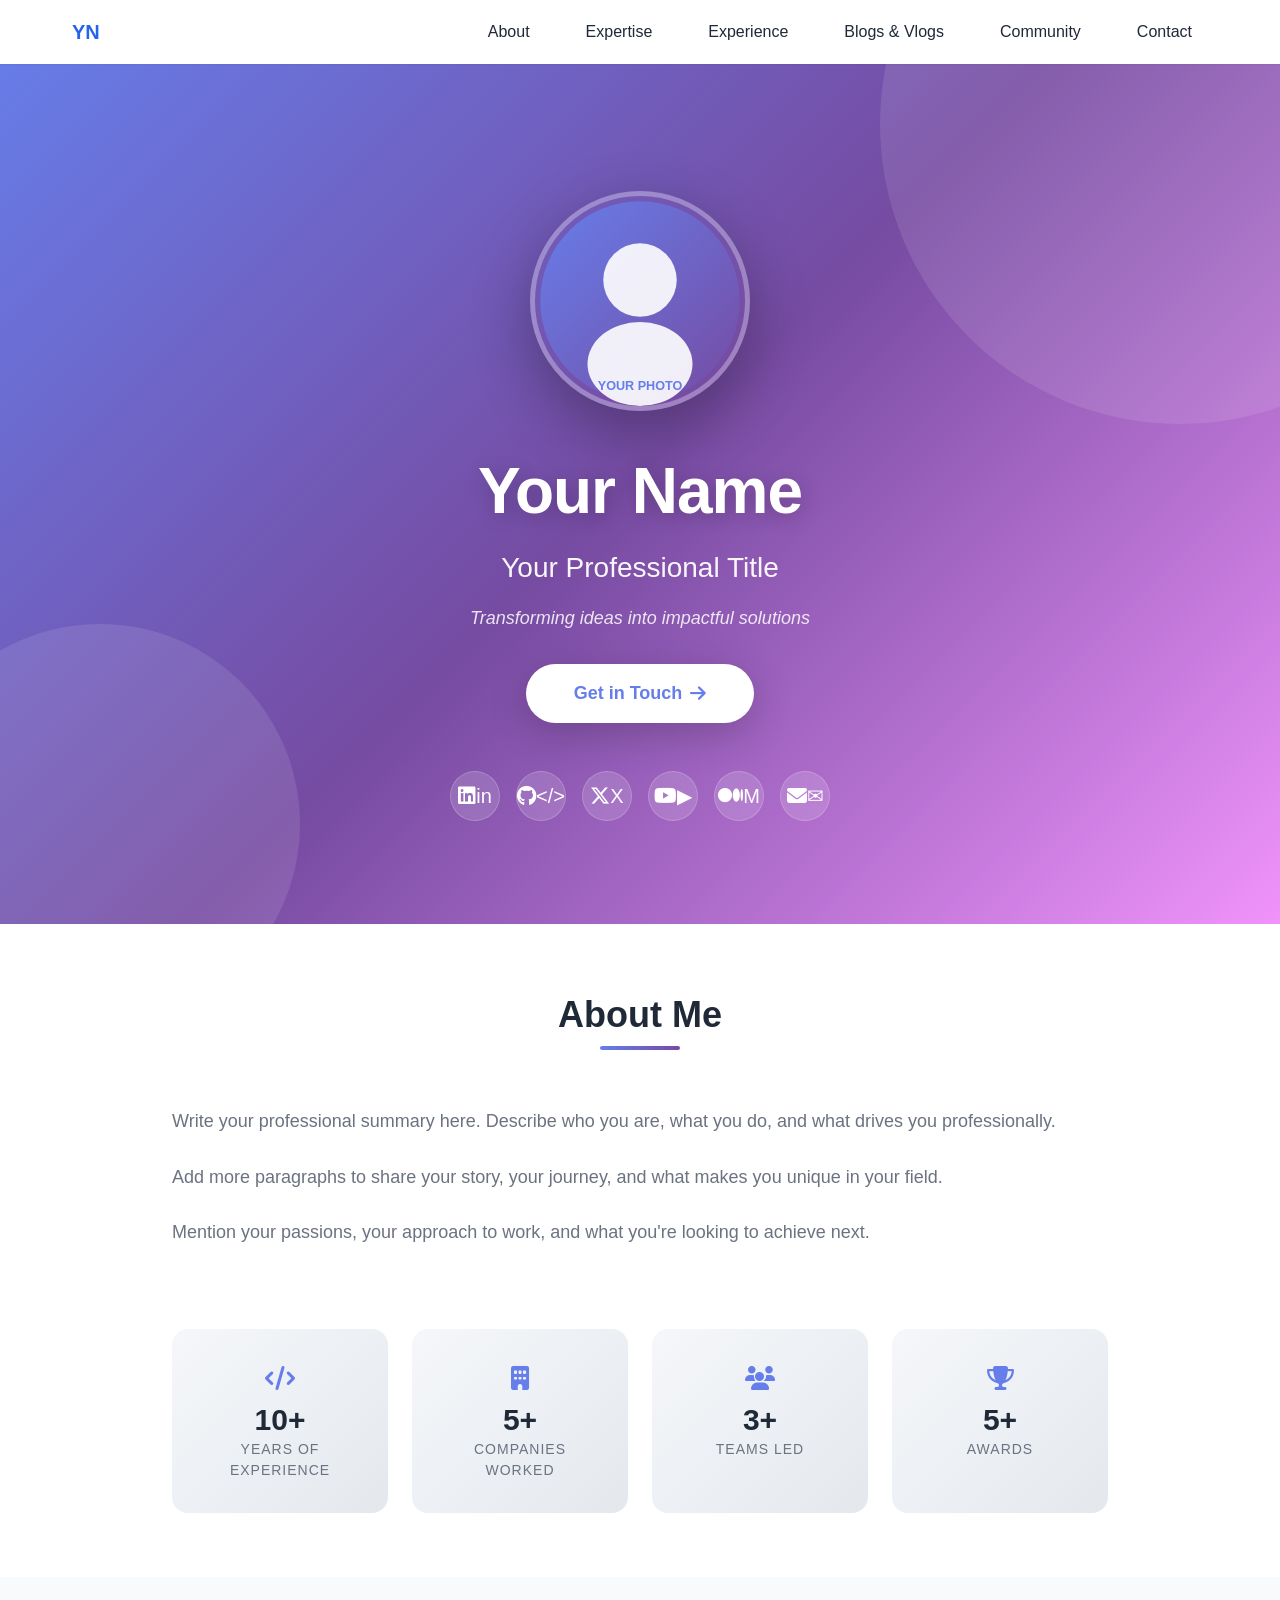
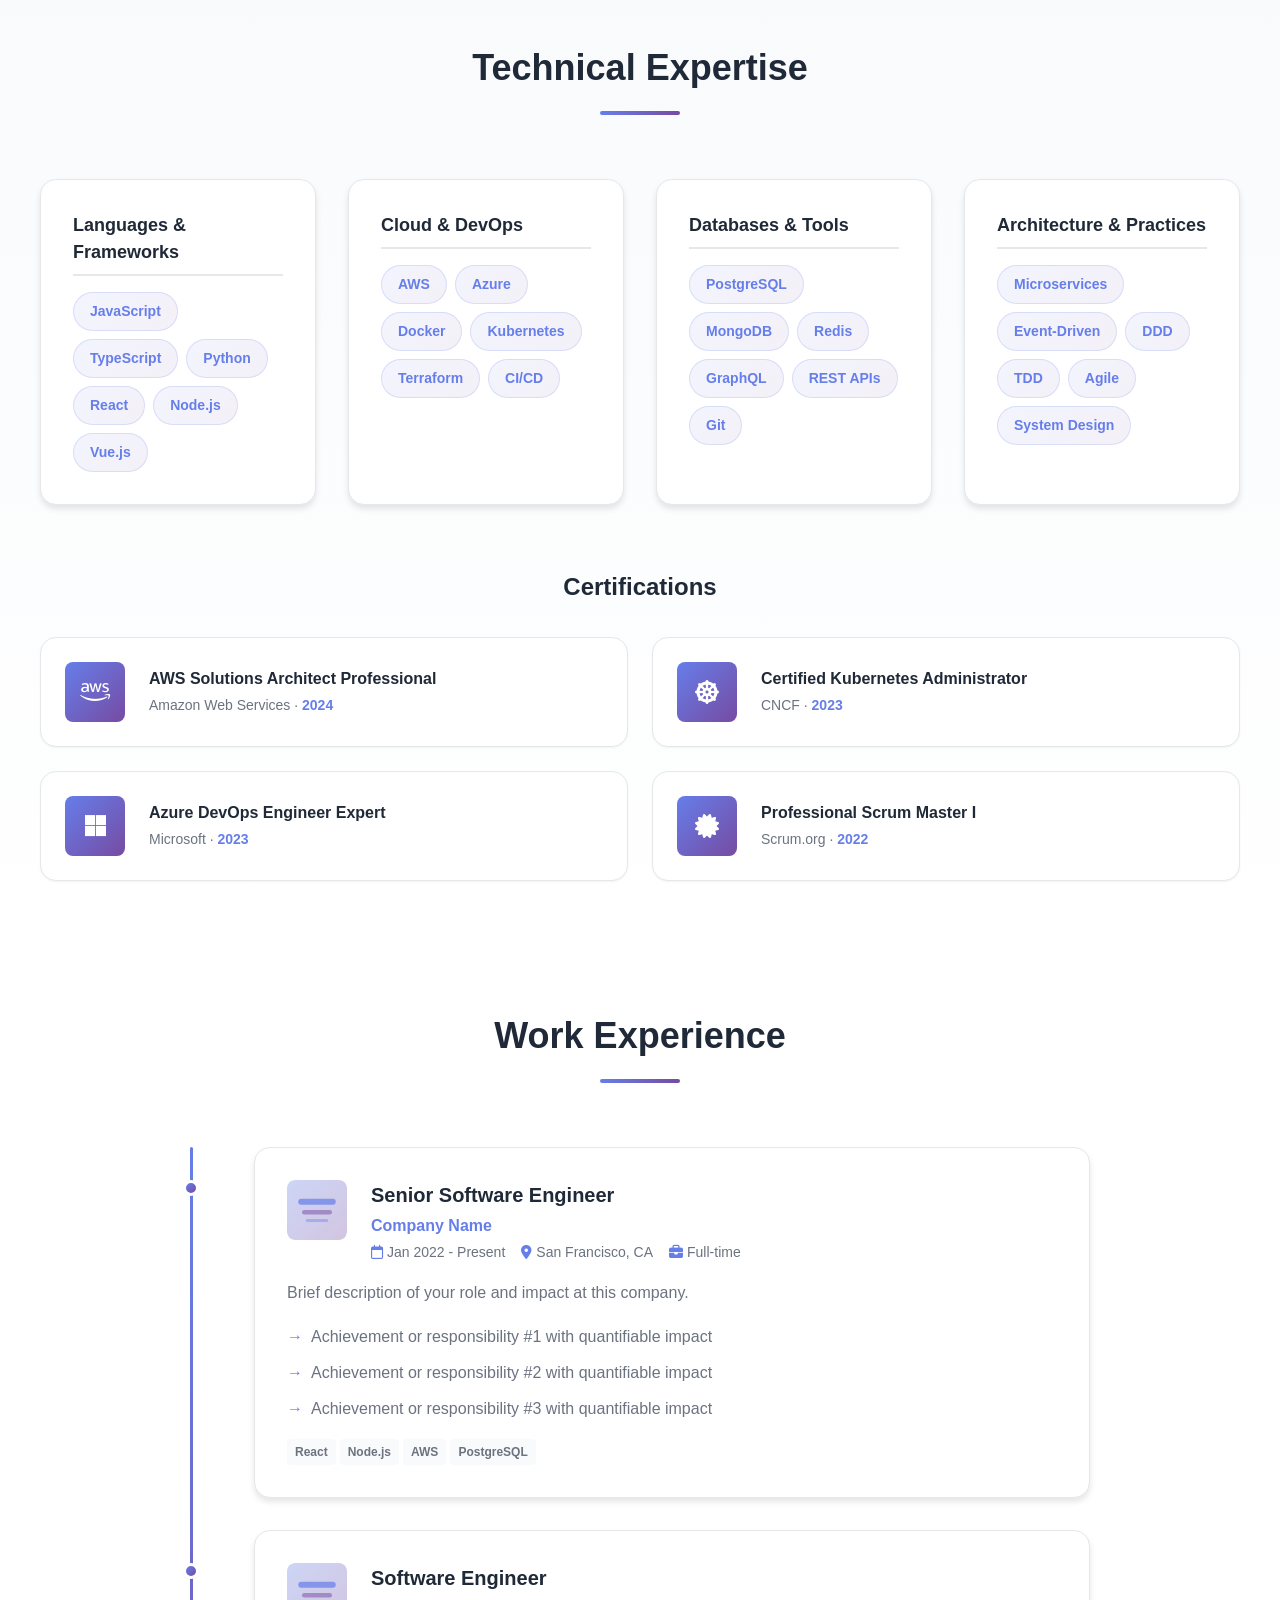
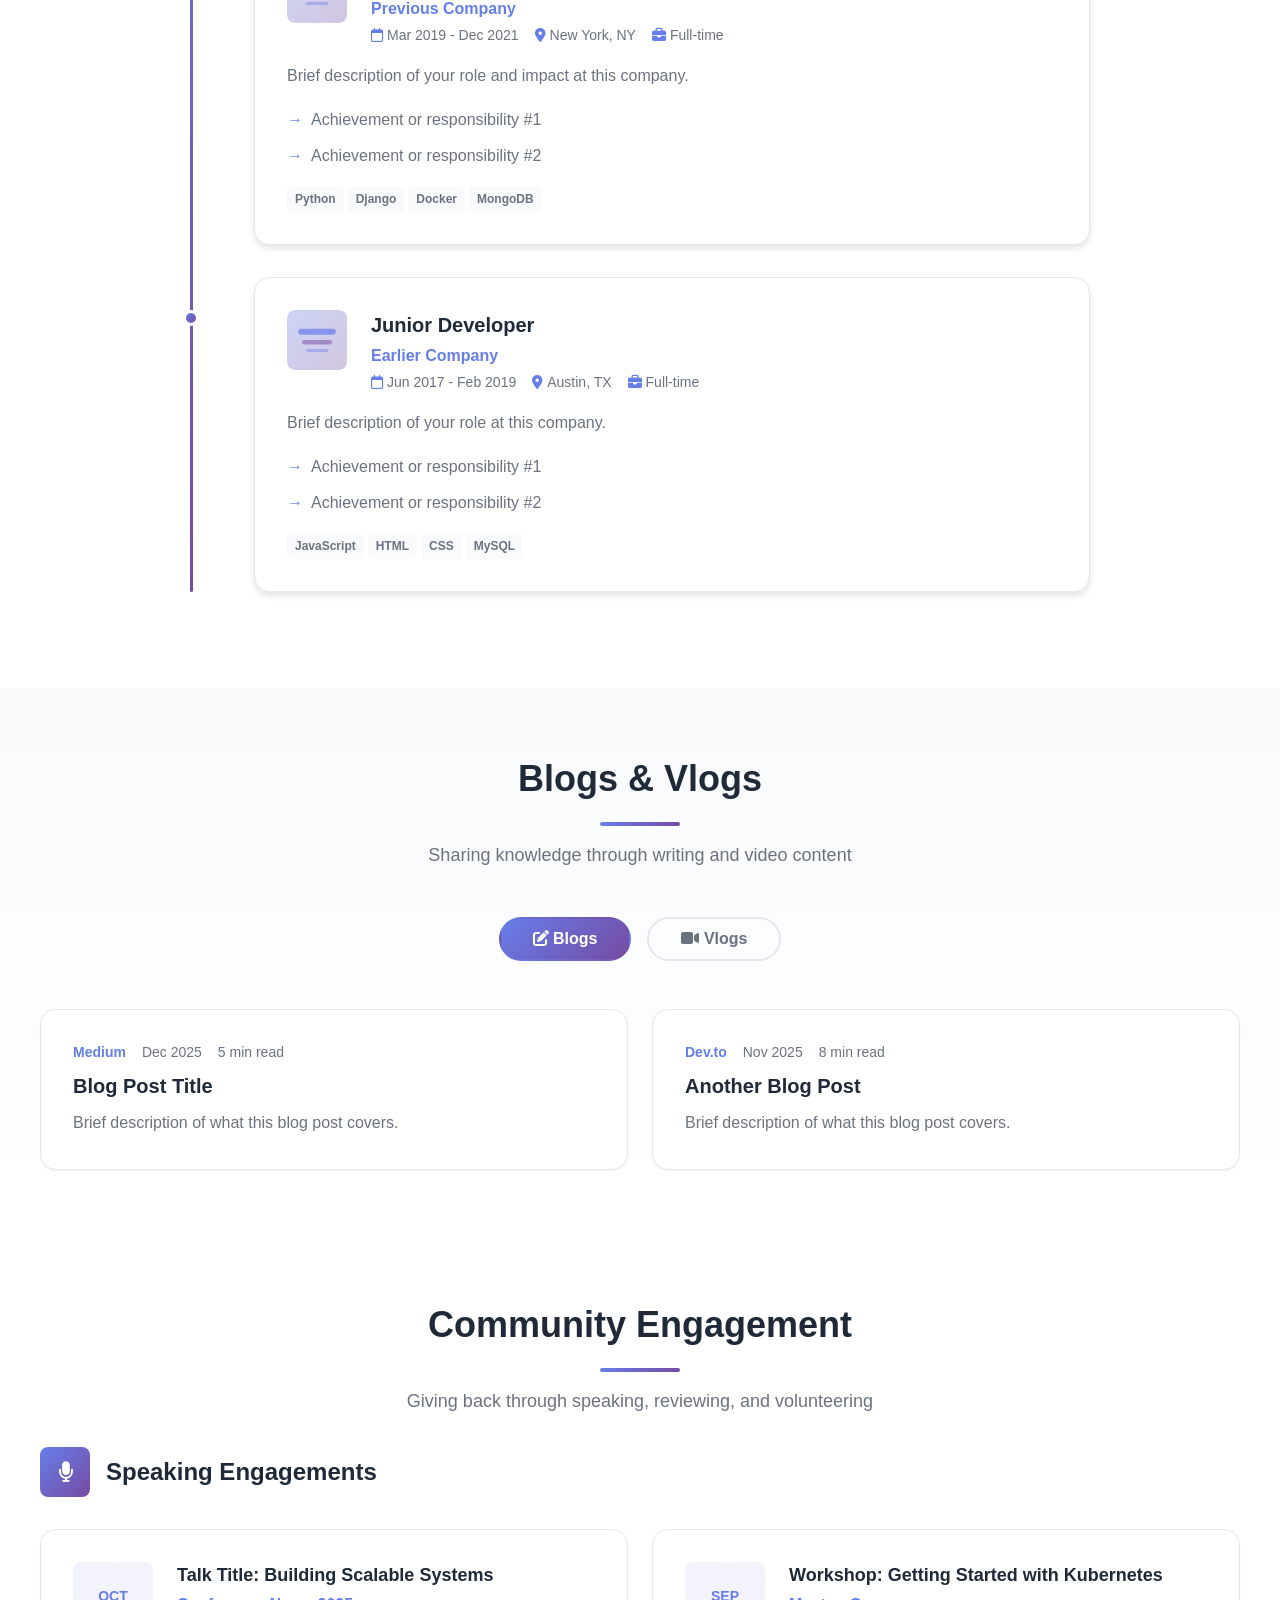
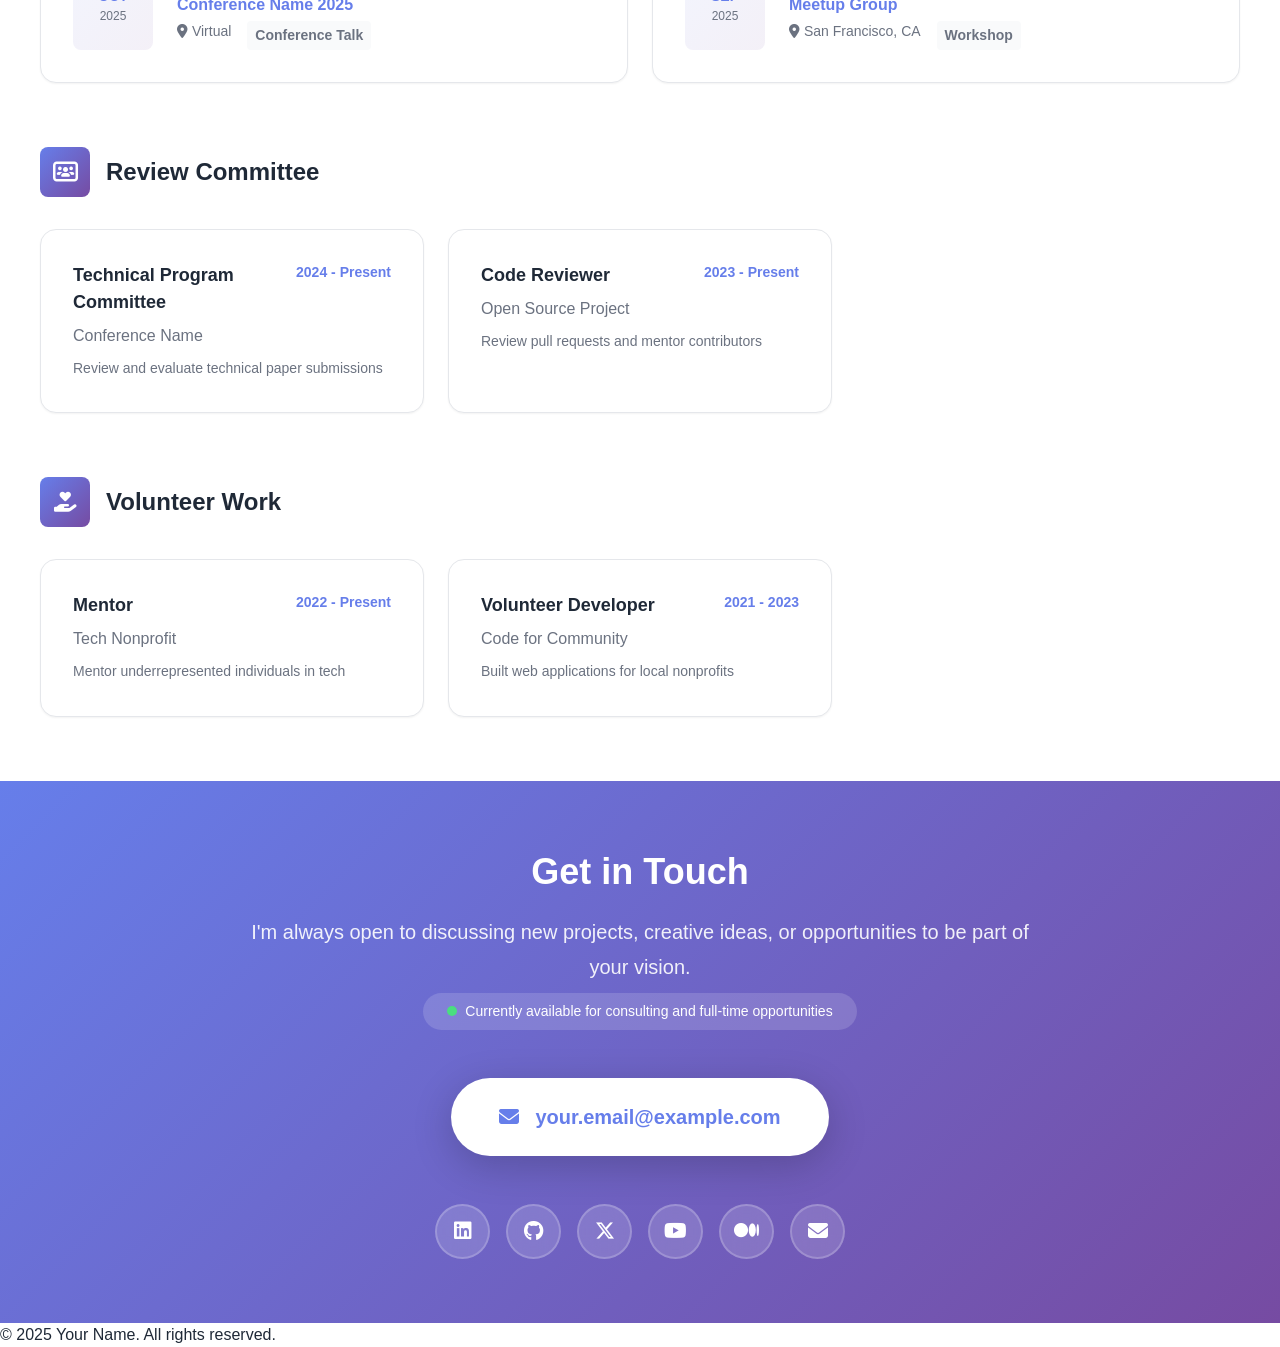
<file: src/index.html>
<!DOCTYPE html>
<html lang="en">
<head>
  <meta charset="UTF-8">
  <meta name="viewport" content="width=device-width, initial-scale=1.0">
  
  <!-- SEO Meta Tags -->
  <title>Your Name | Professional Portfolio</title>
  <meta name="description" content="A professional portfolio showcasing skills, experience, and community engagement.">
  <link rel="canonical" href="#">
  
  <!-- Favicon -->
  <link rel="icon" type="image/svg+xml" href="assets/images/favicon.svg">
  
  <!-- Open Graph -->
  <meta property="og:type" content="website">
  <meta property="og:title" content="Your Name | Professional Portfolio">
  <meta property="og:description" content="A professional portfolio showcasing skills, experience, and community engagement.">
  
  <!-- FontAwesome CDN -->
  <link rel="stylesheet" href="https://cdnjs.cloudflare.com/ajax/libs/font-awesome/6.5.1/css/all.min.css" 
        integrity="sha512-DTOQO9RWCH3ppGqcWaEA1BIZOC6xxalwEsw9c2QQeAIftl+Vegovlnee1c9QX4TctnWMn13TZye+giMm8e2LwA==" 
        crossorigin="anonymous" referrerpolicy="no-referrer">
  
  <!-- Base CSS -->
  <link rel="stylesheet" href="css/variables.css">
  <link rel="stylesheet" href="css/reset.css">
  <link rel="stylesheet" href="css/layout.css">
  <link rel="stylesheet" href="css/navigation.css">
  
  <!-- Section CSS (modular - each section in separate file) -->
  <link rel="stylesheet" href="css/sections/hero.css">
  <link rel="stylesheet" href="css/sections/about.css">
  <link rel="stylesheet" href="css/sections/expertise.css">
  <link rel="stylesheet" href="css/sections/experience.css">
  <link rel="stylesheet" href="css/sections/content.css">
  <link rel="stylesheet" href="css/sections/community.css">
  <link rel="stylesheet" href="css/sections/contact.css">
</head>
<body>
  <!-- Skip to main content link (accessibility) -->
  <a href="#hero" class="skip-link">Skip to main content</a>

  <!-- Header with Navigation -->
  <header class="site-header">
    <nav class="nav" aria-label="Main navigation">
      <a href="#hero" class="nav__logo">YN</a>
      
      <button class="nav__toggle" aria-expanded="false" aria-controls="nav-menu" aria-label="Toggle menu">
        <i class="fa-solid fa-bars" aria-hidden="true"></i>
        <span class="nav__toggle-fallback">☰</span>
      </button>
      
      <ul id="nav-menu" class="nav__menu">
        <li><a href="#about" class="nav__link">About</a></li>
        <li><a href="#expertise" class="nav__link">Expertise</a></li>
        <li><a href="#experience" class="nav__link">Experience</a></li>
        <li><a href="#content" class="nav__link">Blogs & Vlogs</a></li>
        <li><a href="#community" class="nav__link">Community</a></li>
        <li><a href="#contact" class="nav__link">Contact</a></li>
      </ul>
    </nav>
  </header>

  <!-- Main Content -->
  <main>
    <!-- Hero Section (rendered by js/sections/hero.js) -->
    <section id="hero" class="hero">
      <!-- Content dynamically rendered -->
    </section>

    <!-- About Section (rendered by js/sections/about.js) -->
    <section id="about" class="about">
      <!-- Content dynamically rendered -->
    </section>

    <!-- Technical Expertise & Certifications (rendered by js/sections/expertise.js) -->
    <section id="expertise" class="expertise">
      <!-- Content dynamically rendered -->
    </section>

    <!-- Work Experience (rendered by js/sections/experience.js) -->
    <section id="experience" class="experience">
      <!-- Content dynamically rendered -->
    </section>

    <!-- Blogs & Vlogs (rendered by js/sections/content.js) -->
    <section id="content" class="content">
      <!-- Content dynamically rendered -->
    </section>

    <!-- Community Engagement (rendered by js/sections/community.js) -->
    <section id="community" class="community">
      <!-- Content dynamically rendered -->
    </section>

    <!-- Contact Section (rendered by js/sections/contact.js) -->
    <section id="contact" class="contact">
      <!-- Content dynamically rendered -->
    </section>
  </main>

  <!-- Footer -->
  <footer class="site-footer">
    <p>&copy; 2025 Your Name. All rights reserved.</p>
  </footer>

  <!-- JavaScript (ES Modules) -->
  <script type="module" src="js/main.js"></script>
</body>
</html>
</file>
<file: src/css/variables.css>
/**
 * CSS Custom Properties (Variables)
 * Defines all design tokens used throughout the project
 */

:root {
  /* Colors - Primary palette */
  --color-primary: #2563eb;
  --color-primary-dark: #1d4ed8;
  --color-secondary: #1e40af;
  --color-accent: #3b82f6;
  
  /* Colors - Text */
  --color-text: #1f2937;
  --color-text-light: #6b7280;
  --color-text-inverse: #ffffff;
  
  /* Colors - Background & Surface */
  --color-background: #ffffff;
  --color-surface: #f9fafb;
  --color-surface-alt: #f3f4f6;
  --color-border: #e5e7eb;
  
  /* Colors - Star ratings */
  --color-star-filled: #fbbf24;
  --color-star-empty: #d1d5db;
  
  /* Typography - Font families (system fonts for performance) */
  --font-family-base: -apple-system, BlinkMacSystemFont, 'Segoe UI', Roboto, Oxygen, Ubuntu, Cantarell, sans-serif;
  --font-family-heading: var(--font-family-base);
  
  /* Typography - Font sizes */
  --font-size-xs: 0.75rem;    /* 12px */
  --font-size-sm: 0.875rem;   /* 14px */
  --font-size-base: 1rem;     /* 16px */
  --font-size-lg: 1.125rem;   /* 18px */
  --font-size-xl: 1.25rem;    /* 20px */
  --font-size-2xl: 1.5rem;    /* 24px */
  --font-size-3xl: 1.875rem;  /* 30px */
  --font-size-4xl: 2.25rem;   /* 36px */
  --font-size-5xl: 3rem;      /* 48px */
  
  /* Typography - Line heights */
  --line-height-tight: 1.25;
  --line-height-base: 1.5;
  --line-height-relaxed: 1.75;
  
  /* Spacing scale */
  --spacing-xs: 0.25rem;   /* 4px */
  --spacing-sm: 0.5rem;    /* 8px */
  --spacing-md: 1rem;      /* 16px */
  --spacing-lg: 1.5rem;    /* 24px */
  --spacing-xl: 2rem;      /* 32px */
  --spacing-2xl: 3rem;     /* 48px */
  --spacing-3xl: 4rem;     /* 64px */
  
  /* Layout */
  --max-width-content: 1200px;
  --nav-height: 64px;
  
  /* Borders & Corners */
  --border-radius-sm: 0.25rem;
  --border-radius-md: 0.5rem;
  --border-radius-lg: 1rem;
  --border-radius-full: 9999px;
  
  /* Shadows */
  --shadow-sm: 0 1px 2px rgba(0, 0, 0, 0.05);
  --shadow-md: 0 4px 6px rgba(0, 0, 0, 0.1);
  --shadow-lg: 0 10px 15px rgba(0, 0, 0, 0.1);
  
  /* Transitions */
  --transition-fast: 150ms ease;
  --transition-base: 300ms ease;
}
</file>
<file: src/css/layout.css>
/**
 * Layout Utilities
 * Grid, flexbox, containers, and responsive breakpoints
 */

/* Smooth scrolling */
html {
  scroll-behavior: smooth;
}

/* Main content wrapper */
main {
  min-height: 100vh;
}

/* Container - centered max-width wrapper */
.container {
  width: 100%;
  max-width: var(--max-width-content);
  margin-left: auto;
  margin-right: auto;
  padding-left: var(--spacing-md);
  padding-right: var(--spacing-md);
}

/* Section - full-width content block */
.section {
  padding-top: var(--spacing-3xl);
  padding-bottom: var(--spacing-3xl);
}

/* Section with alternate background */
.section--alt {
  background-color: var(--color-surface);
}

/* Section container - centered content within section */
.section__container {
  width: 100%;
  max-width: var(--max-width-content);
  margin-left: auto;
  margin-right: auto;
  padding-left: var(--spacing-md);
  padding-right: var(--spacing-md);
}

/* Section title - h2 */
.section__title {
  font-size: var(--font-size-3xl);
  font-weight: 700;
  margin-bottom: var(--spacing-2xl);
  color: var(--color-text);
  text-align: center;
}

/* Scroll offset for fixed nav */
section[id] {
  scroll-margin-top: var(--nav-height);
}

/* Grid utilities */
.grid {
  display: grid;
  gap: var(--spacing-lg);
}

/* Flex utilities */
.flex {
  display: flex;
}

.flex--center {
  align-items: center;
  justify-content: center;
}

.flex--between {
  align-items: center;
  justify-content: space-between;
}

/* Responsive breakpoints */

/* Tablet: 768px+ */
@media (min-width: 768px) {
  .container,
  .section__container {
    padding-left: var(--spacing-xl);
    padding-right: var(--spacing-xl);
  }
  
  .section {
    padding-top: var(--spacing-3xl);
    padding-bottom: var(--spacing-3xl);
  }
  
  .section__title {
    font-size: var(--font-size-4xl);
  }
}

/* Desktop: 1024px+ */
@media (min-width: 1024px) {
  .container,
  .section__container {
    padding-left: var(--spacing-2xl);
    padding-right: var(--spacing-2xl);
  }
}

/* Large desktop: 1280px+ */
@media (min-width: 1280px) {
  .section__title {
    font-size: var(--font-size-5xl);
  }
}

/* ==========================================
   Section Scroll Animations
   ========================================== */

.section--animate {
  opacity: 0;
  transform: translateY(30px);
  transition: opacity 0.6s ease-out, transform 0.6s ease-out;
}

.section--visible {
  opacity: 1;
  transform: translateY(0);
}

/* Skip animation for hero - it should be visible immediately */
#hero.section--animate {
  opacity: 1;
  transform: none;
}
</file>
<file: src/css/navigation.css>
/**
 * Navigation Styles
 * Sticky header, nav links, and mobile hamburger menu
 */

/* Header - fixed at top */
.site-header {
  position: fixed;
  top: 0;
  left: 0;
  right: 0;
  height: var(--nav-height);
  background-color: var(--color-background);
  box-shadow: var(--shadow-sm);
  z-index: 1000;
}

/* Navigation container */
.nav {
  display: flex;
  align-items: center;
  justify-content: space-between;
  height: 100%;
  max-width: var(--max-width-content);
  margin: 0 auto;
  padding: 0 var(--spacing-md);
}

/* Logo / Home link */
.nav__logo {
  font-size: var(--font-size-xl);
  font-weight: 700;
  color: var(--color-primary);
  text-decoration: none;
}

.nav__logo:hover {
  text-decoration: none;
  color: var(--color-primary-dark);
}

/* Mobile menu toggle button */
.nav__toggle {
  display: flex;
  align-items: center;
  justify-content: center;
  width: 44px;
  height: 44px;
  font-size: var(--font-size-xl);
  color: var(--color-text);
}

/* Hide Unicode fallback when FontAwesome loads */
.nav__toggle .fa-bars ~ .nav__toggle-fallback {
  display: none;
}

/* Show fallback when FA fails */
.nav__toggle-fallback {
  font-size: var(--font-size-xl);
}

/* Navigation menu - mobile styles (hidden by default) */
.nav__menu {
  position: fixed;
  top: var(--nav-height);
  right: 0;
  width: 280px;
  max-width: 80vw;
  height: calc(100vh - var(--nav-height));
  background-color: var(--color-background);
  box-shadow: var(--shadow-lg);
  padding: var(--spacing-lg);
  transform: translateX(100%);
  transition: transform var(--transition-base);
  overflow-y: auto;
}

/* Mobile menu open state */
.nav__menu--open {
  transform: translateX(0);
}

/* Navigation links */
.nav__link {
  display: block;
  padding: var(--spacing-md) 0;
  font-size: var(--font-size-lg);
  color: var(--color-text);
  border-bottom: 1px solid var(--color-border);
  transition: color var(--transition-fast);
}

.nav__link:hover {
  color: var(--color-primary);
  text-decoration: none;
}

.nav__link:last-child {
  border-bottom: none;
}

/* Active state for current section */
.nav__link--active {
  color: var(--color-primary);
  font-weight: 600;
}

/* Desktop styles: 768px+ */
@media (min-width: 768px) {
  .nav {
    padding: 0 var(--spacing-xl);
  }
  
  /* Hide mobile toggle */
  .nav__toggle {
    display: none;
  }
  
  /* Show menu inline */
  .nav__menu {
    position: static;
    width: auto;
    height: auto;
    max-width: none;
    background: transparent;
    box-shadow: none;
    padding: 0;
    transform: none;
    display: flex;
    gap: var(--spacing-lg);
  }
  
  /* Desktop nav links */
  .nav__link {
    display: inline-block;
    padding: var(--spacing-sm) var(--spacing-md);
    font-size: var(--font-size-base);
    border-bottom: none;
    border-radius: var(--border-radius-md);
  }
  
  .nav__link:hover {
    background-color: var(--color-surface);
  }
  
  .nav__link--active {
    background-color: var(--color-surface);
  }
}
</file>
<file: src/css/sections/hero.css>
/**
 * Hero Section Styles - Fancy Modern Design
 * Full-viewport hero with gradient background and animations
 */

.hero {
  min-height: 100vh;
  display: flex;
  align-items: center;
  justify-content: center;
  padding: calc(var(--nav-height) + var(--spacing-2xl)) var(--spacing-md) var(--spacing-2xl);
  background: linear-gradient(135deg, #667eea 0%, #764ba2 50%, #f093fb 100%);
  position: relative;
  overflow: hidden;
}

/* Animated background shapes */
.hero::before,
.hero::after {
  content: '';
  position: absolute;
  border-radius: 50%;
  opacity: 0.1;
  animation: float 20s ease-in-out infinite;
}

.hero::before {
  width: 600px;
  height: 600px;
  background: white;
  top: -200px;
  right: -200px;
}

.hero::after {
  width: 400px;
  height: 400px;
  background: white;
  bottom: -100px;
  left: -100px;
  animation-delay: -10s;
}

@keyframes float {
  0%, 100% { transform: translate(0, 0) rotate(0deg); }
  25% { transform: translate(20px, -20px) rotate(5deg); }
  50% { transform: translate(0, -40px) rotate(0deg); }
  75% { transform: translate(-20px, -20px) rotate(-5deg); }
}

.hero__content {
  text-align: center;
  max-width: 800px;
  z-index: 1;
  animation: fadeInUp 1s ease-out;
}

@keyframes fadeInUp {
  from {
    opacity: 0;
    transform: translateY(30px);
  }
  to {
    opacity: 1;
    transform: translateY(0);
  }
}

.hero__photo {
  width: 180px;
  height: 180px;
  border-radius: 50%;
  margin: 0 auto var(--spacing-xl);
  object-fit: cover;
  border: 5px solid rgba(255, 255, 255, 0.3);
  box-shadow: 0 20px 60px rgba(0, 0, 0, 0.3);
  transition: transform var(--transition-base), box-shadow var(--transition-base);
}

.hero__photo:hover {
  transform: scale(1.05);
  box-shadow: 0 30px 80px rgba(0, 0, 0, 0.4);
}

.hero__name {
  font-size: clamp(2.5rem, 6vw, 4rem);
  font-weight: 800;
  color: white;
  margin-bottom: var(--spacing-sm);
  letter-spacing: -1px;
  text-shadow: 2px 4px 20px rgba(0, 0, 0, 0.2);
}

.hero__title {
  font-size: clamp(1.25rem, 3vw, 1.75rem);
  color: rgba(255, 255, 255, 0.95);
  font-weight: 500;
  margin-bottom: var(--spacing-md);
}

.hero__tagline {
  font-size: var(--font-size-lg);
  color: rgba(255, 255, 255, 0.85);
  margin-bottom: var(--spacing-xl);
  font-style: italic;
}

.hero__cta {
  display: inline-flex;
  align-items: center;
  gap: var(--spacing-sm);
  padding: var(--spacing-md) var(--spacing-2xl);
  background: white;
  color: #667eea;
  font-weight: 700;
  font-size: var(--font-size-lg);
  border-radius: var(--border-radius-full);
  box-shadow: 0 10px 40px rgba(0, 0, 0, 0.2);
  transition: all var(--transition-base);
}

.hero__cta:hover {
  transform: translateY(-3px);
  box-shadow: 0 15px 50px rgba(0, 0, 0, 0.3);
  text-decoration: none;
}

.hero__social {
  display: flex;
  justify-content: center;
  gap: var(--spacing-md);
  margin-top: var(--spacing-2xl);
}

.hero__social-link {
  display: flex;
  align-items: center;
  justify-content: center;
  width: 50px;
  height: 50px;
  background: rgba(255, 255, 255, 0.15);
  backdrop-filter: blur(10px);
  border-radius: 50%;
  color: white;
  font-size: var(--font-size-xl);
  transition: all var(--transition-fast);
  border: 1px solid rgba(255, 255, 255, 0.2);
}

.hero__social-link:hover {
  background: white;
  color: #667eea;
  transform: translateY(-3px) scale(1.1);
  text-decoration: none;
}

/* Tablet: 768px+ */
@media (min-width: 768px) {
  .hero__photo {
    width: 220px;
    height: 220px;
  }
}
</file>
<file: src/css/sections/about.css>
/**
 * About Section Styles
 * Clean layout with highlight stats
 */

.about {
  padding: var(--spacing-3xl) var(--spacing-md);
  background: var(--color-background);
}

.about__container {
  max-width: 1000px;
  margin: 0 auto;
}

.about__header {
  text-align: center;
  margin-bottom: var(--spacing-2xl);
}

.about__title {
  font-size: var(--font-size-4xl);
  font-weight: 800;
  color: var(--color-text);
  margin-bottom: var(--spacing-md);
  position: relative;
  display: inline-block;
}

.about__title::after {
  content: '';
  position: absolute;
  bottom: -8px;
  left: 50%;
  transform: translateX(-50%);
  width: 80px;
  height: 4px;
  background: linear-gradient(90deg, #667eea, #764ba2);
  border-radius: 2px;
}

.about__content {
  display: grid;
  gap: var(--spacing-2xl);
}

.about__text {
  font-size: var(--font-size-lg);
  line-height: var(--line-height-relaxed);
  color: var(--color-text-light);
}

.about__text p {
  margin-bottom: var(--spacing-lg);
}

.about__text p:last-child {
  margin-bottom: 0;
}

/* Highlight Stats */
.about__highlights {
  display: grid;
  grid-template-columns: repeat(2, 1fr);
  gap: var(--spacing-lg);
  margin-top: var(--spacing-xl);
}

.about__highlight {
  text-align: center;
  padding: var(--spacing-xl);
  background: linear-gradient(135deg, #f5f7fa 0%, #e4e8ed 100%);
  border-radius: var(--border-radius-lg);
  transition: transform var(--transition-fast), box-shadow var(--transition-fast);
}

.about__highlight:hover {
  transform: translateY(-5px);
  box-shadow: var(--shadow-lg);
}

.about__highlight-icon {
  font-size: var(--font-size-2xl);
  color: #667eea;
  margin-bottom: var(--spacing-sm);
}

.about__highlight-value {
  font-size: var(--font-size-3xl);
  font-weight: 800;
  color: var(--color-text);
  line-height: 1;
  margin-bottom: var(--spacing-xs);
}

.about__highlight-label {
  font-size: var(--font-size-sm);
  color: var(--color-text-light);
  text-transform: uppercase;
  letter-spacing: 1px;
}

/* Tablet: 768px+ */
@media (min-width: 768px) {
  .about__highlights {
    grid-template-columns: repeat(4, 1fr);
  }
  
  .about__content {
    padding: 0 var(--spacing-xl);
  }
}
</file>
<file: src/css/sections/expertise.css>
/**
 * Technical Expertise & Certifications Section
 * Skills tags and certification cards
 */

.expertise {
  padding: var(--spacing-3xl) var(--spacing-md);
  background: linear-gradient(180deg, #f8fafc 0%, #ffffff 100%);
}

.expertise__container {
  max-width: 1200px;
  margin: 0 auto;
}

.expertise__header {
  text-align: center;
  margin-bottom: var(--spacing-3xl);
}

.expertise__title {
  font-size: var(--font-size-4xl);
  font-weight: 800;
  color: var(--color-text);
  margin-bottom: var(--spacing-md);
}

.expertise__title::after {
  content: '';
  display: block;
  width: 80px;
  height: 4px;
  background: linear-gradient(90deg, #667eea, #764ba2);
  border-radius: 2px;
  margin: var(--spacing-md) auto 0;
}

/* Skills Grid */
.expertise__skills {
  display: grid;
  gap: var(--spacing-xl);
  margin-bottom: var(--spacing-3xl);
}

.expertise__category {
  background: white;
  border-radius: var(--border-radius-lg);
  padding: var(--spacing-xl);
  box-shadow: var(--shadow-md);
  border: 1px solid var(--color-border);
  transition: transform var(--transition-fast), box-shadow var(--transition-fast);
}

.expertise__category:hover {
  transform: translateY(-5px);
  box-shadow: var(--shadow-lg);
}

.expertise__category-name {
  font-size: var(--font-size-lg);
  font-weight: 700;
  color: var(--color-text);
  margin-bottom: var(--spacing-md);
  padding-bottom: var(--spacing-sm);
  border-bottom: 2px solid var(--color-border);
}

.expertise__skill-tags {
  display: flex;
  flex-wrap: wrap;
  gap: var(--spacing-sm);
}

.expertise__skill-tag {
  display: inline-block;
  padding: var(--spacing-sm) var(--spacing-md);
  background: linear-gradient(135deg, #667eea15 0%, #764ba215 100%);
  color: #667eea;
  font-size: var(--font-size-sm);
  font-weight: 600;
  border-radius: var(--border-radius-full);
  border: 1px solid #667eea30;
  transition: all var(--transition-fast);
}

.expertise__skill-tag:hover {
  background: linear-gradient(135deg, #667eea 0%, #764ba2 100%);
  color: white;
  transform: scale(1.05);
}

/* Certifications */
.expertise__certifications-title {
  font-size: var(--font-size-2xl);
  font-weight: 700;
  color: var(--color-text);
  text-align: center;
  margin-bottom: var(--spacing-xl);
}

.expertise__certifications {
  display: grid;
  gap: var(--spacing-lg);
}

.expertise__cert {
  display: flex;
  align-items: center;
  gap: var(--spacing-lg);
  background: white;
  border-radius: var(--border-radius-lg);
  padding: var(--spacing-lg);
  box-shadow: var(--shadow-sm);
  border: 1px solid var(--color-border);
  transition: all var(--transition-fast);
}

.expertise__cert:hover {
  box-shadow: var(--shadow-md);
  border-color: #667eea50;
}

.expertise__cert-badge {
  display: flex;
  align-items: center;
  justify-content: center;
  width: 60px;
  height: 60px;
  background: linear-gradient(135deg, #667eea 0%, #764ba2 100%);
  border-radius: var(--border-radius-md);
  color: white;
  font-size: var(--font-size-2xl);
  flex-shrink: 0;
}

.expertise__cert-info {
  flex: 1;
}

.expertise__cert-name {
  font-size: var(--font-size-base);
  font-weight: 700;
  color: var(--color-text);
  margin-bottom: var(--spacing-xs);
}

.expertise__cert-meta {
  font-size: var(--font-size-sm);
  color: var(--color-text-light);
}

.expertise__cert-year {
  font-weight: 600;
  color: #667eea;
}

/* Tablet: 768px+ */
@media (min-width: 768px) {
  .expertise__skills {
    grid-template-columns: repeat(2, 1fr);
  }
  
  .expertise__certifications {
    grid-template-columns: repeat(2, 1fr);
  }
}

/* Desktop: 1024px+ */
@media (min-width: 1024px) {
  .expertise__skills {
    grid-template-columns: repeat(4, 1fr);
  }
}
</file>
<file: src/css/sections/experience.css>
/**
 * Work Experience Section
 * Timeline-style cards with company logos
 */

.experience {
  padding: var(--spacing-3xl) var(--spacing-md);
  background: var(--color-background);
}

.experience__container {
  max-width: 900px;
  margin: 0 auto;
}

.experience__header {
  text-align: center;
  margin-bottom: var(--spacing-3xl);
}

.experience__title {
  font-size: var(--font-size-4xl);
  font-weight: 800;
  color: var(--color-text);
}

.experience__title::after {
  content: '';
  display: block;
  width: 80px;
  height: 4px;
  background: linear-gradient(90deg, #667eea, #764ba2);
  border-radius: 2px;
  margin: var(--spacing-md) auto 0;
}

/* Timeline Container */
.experience__timeline {
  position: relative;
  padding-left: var(--spacing-xl);
}

/* Timeline Line */
.experience__timeline::before {
  content: '';
  position: absolute;
  left: 0;
  top: 0;
  bottom: 0;
  width: 3px;
  background: linear-gradient(180deg, #667eea 0%, #764ba2 100%);
  border-radius: 2px;
}

/* Experience Card */
.experience__card {
  position: relative;
  background: white;
  border-radius: var(--border-radius-lg);
  padding: var(--spacing-xl);
  margin-bottom: var(--spacing-xl);
  box-shadow: var(--shadow-md);
  border: 1px solid var(--color-border);
  transition: all var(--transition-fast);
}

.experience__card:hover {
  transform: translateX(10px);
  box-shadow: var(--shadow-lg);
}

/* Timeline Dot */
.experience__card::before {
  content: '';
  position: absolute;
  left: calc(-1 * var(--spacing-xl) - 8px);
  top: var(--spacing-xl);
  width: 16px;
  height: 16px;
  background: linear-gradient(135deg, #667eea 0%, #764ba2 100%);
  border-radius: 50%;
  border: 3px solid white;
  box-shadow: var(--shadow-sm);
}

.experience__card-header {
  display: flex;
  align-items: flex-start;
  gap: var(--spacing-lg);
  margin-bottom: var(--spacing-md);
}

.experience__company-logo {
  width: 60px;
  height: 60px;
  border-radius: var(--border-radius-md);
  object-fit: cover;
  background: var(--color-surface);
  flex-shrink: 0;
}

.experience__card-info {
  flex: 1;
}

.experience__role {
  font-size: var(--font-size-xl);
  font-weight: 700;
  color: var(--color-text);
  margin-bottom: var(--spacing-xs);
}

.experience__company {
  font-size: var(--font-size-base);
  color: #667eea;
  font-weight: 600;
  margin-bottom: var(--spacing-xs);
}

.experience__meta {
  display: flex;
  flex-wrap: wrap;
  gap: var(--spacing-md);
  font-size: var(--font-size-sm);
  color: var(--color-text-light);
}

.experience__meta-item {
  display: flex;
  align-items: center;
  gap: var(--spacing-xs);
}

.experience__meta-item i {
  color: #667eea;
}

.experience__description {
  font-size: var(--font-size-base);
  color: var(--color-text-light);
  line-height: var(--line-height-relaxed);
  margin-bottom: var(--spacing-md);
}

.experience__achievements {
  padding-left: var(--spacing-lg);
  margin-bottom: var(--spacing-md);
}

.experience__achievements li {
  position: relative;
  margin-bottom: var(--spacing-sm);
  color: var(--color-text-light);
  line-height: var(--line-height-relaxed);
}

.experience__achievements li::before {
  content: '→';
  position: absolute;
  left: calc(-1 * var(--spacing-lg));
  color: #667eea;
  font-weight: bold;
}

.experience__tech {
  display: flex;
  flex-wrap: wrap;
  gap: var(--spacing-xs);
}

.experience__tech-tag {
  display: inline-block;
  padding: var(--spacing-xs) var(--spacing-sm);
  background: var(--color-surface);
  color: var(--color-text-light);
  font-size: var(--font-size-xs);
  font-weight: 600;
  border-radius: var(--border-radius-sm);
}

/* Tablet: 768px+ */
@media (min-width: 768px) {
  .experience__timeline {
    padding-left: var(--spacing-3xl);
  }
  
  .experience__card::before {
    left: calc(-1 * var(--spacing-3xl) - 8px);
  }
}
</file>
<file: src/css/sections/content.css>
/**
 * Blogs & Vlogs Section
 * Card grid for content items
 */

.content {
  padding: var(--spacing-3xl) var(--spacing-md);
  background: linear-gradient(180deg, #f8fafc 0%, #ffffff 100%);
}

.content__container {
  max-width: 1200px;
  margin: 0 auto;
}

.content__header {
  text-align: center;
  margin-bottom: var(--spacing-2xl);
}

.content__title {
  font-size: var(--font-size-4xl);
  font-weight: 800;
  color: var(--color-text);
}

.content__title::after {
  content: '';
  display: block;
  width: 80px;
  height: 4px;
  background: linear-gradient(90deg, #667eea, #764ba2);
  border-radius: 2px;
  margin: var(--spacing-md) auto 0;
}

.content__description {
  font-size: var(--font-size-lg);
  color: var(--color-text-light);
  margin-top: var(--spacing-md);
}

/* Section Tabs */
.content__tabs {
  display: flex;
  justify-content: center;
  gap: var(--spacing-md);
  margin-bottom: var(--spacing-2xl);
}

.content__tab {
  padding: var(--spacing-sm) var(--spacing-xl);
  font-size: var(--font-size-base);
  font-weight: 600;
  color: var(--color-text-light);
  background: transparent;
  border: 2px solid var(--color-border);
  border-radius: var(--border-radius-full);
  cursor: pointer;
  transition: all var(--transition-fast);
}

.content__tab:hover,
.content__tab--active {
  background: linear-gradient(135deg, #667eea 0%, #764ba2 100%);
  color: white;
  border-color: transparent;
}

/* Blog Cards */
.content__blogs,
.content__vlogs {
  display: grid;
  gap: var(--spacing-lg);
}

.content__section-hidden {
  display: none;
}

.content__blog-card {
  background: white;
  border-radius: var(--border-radius-lg);
  padding: var(--spacing-xl);
  box-shadow: var(--shadow-sm);
  border: 1px solid var(--color-border);
  transition: all var(--transition-fast);
  text-decoration: none;
  color: inherit;
  display: block;
}

.content__blog-card:hover {
  transform: translateY(-5px);
  box-shadow: var(--shadow-lg);
  text-decoration: none;
  border-color: #667eea50;
}

.content__blog-meta {
  display: flex;
  gap: var(--spacing-md);
  font-size: var(--font-size-sm);
  color: var(--color-text-light);
  margin-bottom: var(--spacing-sm);
}

.content__blog-platform {
  color: #667eea;
  font-weight: 600;
}

.content__blog-title {
  font-size: var(--font-size-xl);
  font-weight: 700;
  color: var(--color-text);
  margin-bottom: var(--spacing-sm);
}

.content__blog-excerpt {
  font-size: var(--font-size-base);
  color: var(--color-text-light);
  line-height: var(--line-height-relaxed);
}

/* Video Cards */
.content__vlog-card {
  background: white;
  border-radius: var(--border-radius-lg);
  overflow: hidden;
  box-shadow: var(--shadow-sm);
  border: 1px solid var(--color-border);
  transition: all var(--transition-fast);
  text-decoration: none;
  color: inherit;
  display: block;
}

.content__vlog-card:hover {
  transform: translateY(-5px);
  box-shadow: var(--shadow-lg);
  text-decoration: none;
}

.content__vlog-thumbnail {
  position: relative;
  aspect-ratio: 16/9;
  background: var(--color-surface);
  overflow: hidden;
}

.content__vlog-thumbnail img {
  width: 100%;
  height: 100%;
  object-fit: cover;
}

.content__vlog-duration {
  position: absolute;
  bottom: var(--spacing-sm);
  right: var(--spacing-sm);
  background: rgba(0, 0, 0, 0.8);
  color: white;
  padding: var(--spacing-xs) var(--spacing-sm);
  font-size: var(--font-size-xs);
  font-weight: 600;
  border-radius: var(--border-radius-sm);
}

.content__vlog-play {
  position: absolute;
  top: 50%;
  left: 50%;
  transform: translate(-50%, -50%);
  width: 60px;
  height: 60px;
  background: rgba(255, 255, 255, 0.95);
  border-radius: 50%;
  display: flex;
  align-items: center;
  justify-content: center;
  color: #667eea;
  font-size: var(--font-size-xl);
  transition: all var(--transition-fast);
}

.content__vlog-card:hover .content__vlog-play {
  transform: translate(-50%, -50%) scale(1.1);
  box-shadow: 0 10px 40px rgba(0, 0, 0, 0.3);
}

.content__vlog-info {
  padding: var(--spacing-lg);
}

.content__vlog-title {
  font-size: var(--font-size-lg);
  font-weight: 700;
  color: var(--color-text);
  margin-bottom: var(--spacing-xs);
}

.content__vlog-meta {
  display: flex;
  gap: var(--spacing-md);
  font-size: var(--font-size-sm);
  color: var(--color-text-light);
}

/* Tablet: 768px+ */
@media (min-width: 768px) {
  .content__blogs,
  .content__vlogs {
    grid-template-columns: repeat(2, 1fr);
  }
}

/* Desktop: 1024px+ */
@media (min-width: 1024px) {
  .content__vlogs {
    grid-template-columns: repeat(3, 1fr);
  }
}
</file>
<file: src/css/sections/community.css>
/**
 * Community Engagement Section
 * Speaking, Review Committee, Volunteer
 */

.community {
  padding: var(--spacing-3xl) var(--spacing-md);
  background: var(--color-background);
}

.community__container {
  max-width: 1200px;
  margin: 0 auto;
}

.community__header {
  text-align: center;
  margin-bottom: var(--spacing-xl);
}

.community__title {
  font-size: var(--font-size-4xl);
  font-weight: 800;
  color: var(--color-text);
}

.community__title::after {
  content: '';
  display: block;
  width: 80px;
  height: 4px;
  background: linear-gradient(90deg, #667eea, #764ba2);
  border-radius: 2px;
  margin: var(--spacing-md) auto 0;
}

.community__description {
  font-size: var(--font-size-lg);
  color: var(--color-text-light);
  margin-top: var(--spacing-md);
}

/* Subsection */
.community__subsection {
  margin-bottom: var(--spacing-3xl);
}

.community__subsection:last-child {
  margin-bottom: 0;
}

.community__subtitle {
  display: flex;
  align-items: center;
  gap: var(--spacing-md);
  font-size: var(--font-size-2xl);
  font-weight: 700;
  color: var(--color-text);
  margin-bottom: var(--spacing-xl);
}

.community__subtitle-icon {
  display: flex;
  align-items: center;
  justify-content: center;
  width: 50px;
  height: 50px;
  background: linear-gradient(135deg, #667eea 0%, #764ba2 100%);
  border-radius: var(--border-radius-md);
  color: white;
  font-size: var(--font-size-xl);
}

/* Speaking Engagements */
.community__speaking-list {
  display: grid;
  gap: var(--spacing-lg);
}

.community__speaking-item {
  display: flex;
  gap: var(--spacing-lg);
  background: white;
  border-radius: var(--border-radius-lg);
  padding: var(--spacing-xl);
  box-shadow: var(--shadow-sm);
  border: 1px solid var(--color-border);
  transition: all var(--transition-fast);
}

.community__speaking-item:hover {
  box-shadow: var(--shadow-md);
  border-color: #667eea50;
}

.community__speaking-date {
  display: flex;
  flex-direction: column;
  align-items: center;
  justify-content: center;
  min-width: 80px;
  padding: var(--spacing-md);
  background: linear-gradient(135deg, #667eea15 0%, #764ba215 100%);
  border-radius: var(--border-radius-md);
  text-align: center;
}

.community__speaking-month {
  font-size: var(--font-size-sm);
  font-weight: 600;
  color: #667eea;
  text-transform: uppercase;
}

.community__speaking-year {
  font-size: var(--font-size-xs);
  color: var(--color-text-light);
}

.community__speaking-info {
  flex: 1;
}

.community__speaking-title {
  font-size: var(--font-size-lg);
  font-weight: 700;
  color: var(--color-text);
  margin-bottom: var(--spacing-xs);
}

.community__speaking-event {
  font-size: var(--font-size-base);
  color: #667eea;
  font-weight: 600;
  margin-bottom: var(--spacing-xs);
}

.community__speaking-meta {
  display: flex;
  flex-wrap: wrap;
  gap: var(--spacing-md);
  font-size: var(--font-size-sm);
  color: var(--color-text-light);
}

.community__speaking-type {
  display: inline-block;
  padding: var(--spacing-xs) var(--spacing-sm);
  background: var(--color-surface);
  border-radius: var(--border-radius-sm);
  font-weight: 600;
}

/* Review Committee & Volunteer */
.community__role-list {
  display: grid;
  gap: var(--spacing-lg);
}

.community__role-item {
  background: white;
  border-radius: var(--border-radius-lg);
  padding: var(--spacing-xl);
  box-shadow: var(--shadow-sm);
  border: 1px solid var(--color-border);
  transition: all var(--transition-fast);
}

.community__role-item:hover {
  box-shadow: var(--shadow-md);
  border-color: #667eea50;
}

.community__role-header {
  display: flex;
  justify-content: space-between;
  align-items: flex-start;
  margin-bottom: var(--spacing-sm);
}

.community__role-title {
  font-size: var(--font-size-lg);
  font-weight: 700;
  color: var(--color-text);
}

.community__role-period {
  font-size: var(--font-size-sm);
  color: #667eea;
  font-weight: 600;
  white-space: nowrap;
}

.community__role-org {
  font-size: var(--font-size-base);
  color: var(--color-text-light);
  font-weight: 500;
  margin-bottom: var(--spacing-sm);
}

.community__role-description {
  font-size: var(--font-size-sm);
  color: var(--color-text-light);
  line-height: var(--line-height-relaxed);
}

/* Tablet: 768px+ */
@media (min-width: 768px) {
  .community__speaking-list {
    grid-template-columns: repeat(2, 1fr);
  }
  
  .community__role-list {
    grid-template-columns: repeat(2, 1fr);
  }
}

/* Desktop: 1024px+ */
@media (min-width: 1024px) {
  .community__role-list {
    grid-template-columns: repeat(3, 1fr);
  }
}
</file>
<file: src/css/sections/contact.css>
/**
 * Contact Section
 * Clean contact form area with social links
 */

.contact {
  padding: var(--spacing-3xl) var(--spacing-md);
  background: linear-gradient(135deg, #667eea 0%, #764ba2 100%);
  color: white;
}

.contact__container {
  max-width: 800px;
  margin: 0 auto;
  text-align: center;
}

.contact__title {
  font-size: var(--font-size-4xl);
  font-weight: 800;
  margin-bottom: var(--spacing-md);
}

.contact__message {
  font-size: var(--font-size-xl);
  opacity: 0.9;
  margin-bottom: var(--spacing-sm);
  line-height: var(--line-height-relaxed);
}

.contact__availability {
  display: inline-flex;
  align-items: center;
  gap: var(--spacing-sm);
  padding: var(--spacing-sm) var(--spacing-lg);
  background: rgba(255, 255, 255, 0.15);
  border-radius: var(--border-radius-full);
  font-size: var(--font-size-sm);
  margin-bottom: var(--spacing-2xl);
}

.contact__availability-dot {
  width: 10px;
  height: 10px;
  background: #4ade80;
  border-radius: 50%;
  animation: pulse 2s ease-in-out infinite;
}

@keyframes pulse {
  0%, 100% { opacity: 1; transform: scale(1); }
  50% { opacity: 0.7; transform: scale(1.2); }
}

.contact__email-link {
  display: inline-flex;
  align-items: center;
  gap: var(--spacing-md);
  padding: var(--spacing-lg) var(--spacing-2xl);
  background: white;
  color: #667eea;
  font-size: var(--font-size-xl);
  font-weight: 700;
  border-radius: var(--border-radius-full);
  box-shadow: 0 10px 40px rgba(0, 0, 0, 0.2);
  transition: all var(--transition-base);
  margin-bottom: var(--spacing-2xl);
}

.contact__email-link:hover {
  transform: translateY(-3px);
  box-shadow: 0 15px 50px rgba(0, 0, 0, 0.3);
  text-decoration: none;
}

.contact__social {
  display: flex;
  justify-content: center;
  gap: var(--spacing-md);
  flex-wrap: wrap;
}

.contact__social-link {
  display: flex;
  align-items: center;
  justify-content: center;
  width: 55px;
  height: 55px;
  background: rgba(255, 255, 255, 0.15);
  backdrop-filter: blur(10px);
  border-radius: 50%;
  color: white;
  font-size: var(--font-size-xl);
  transition: all var(--transition-fast);
  border: 2px solid rgba(255, 255, 255, 0.2);
}

.contact__social-link:hover {
  background: white;
  color: #667eea;
  transform: translateY(-5px) scale(1.1);
  text-decoration: none;
}

.contact__social-fallback {
  display: none;
}

/* Fallback display when FontAwesome fails */
.contact__social-link .fa-brands ~ .contact__social-fallback,
.contact__social-link .fa-solid ~ .contact__social-fallback {
  display: none;
}
</file>
